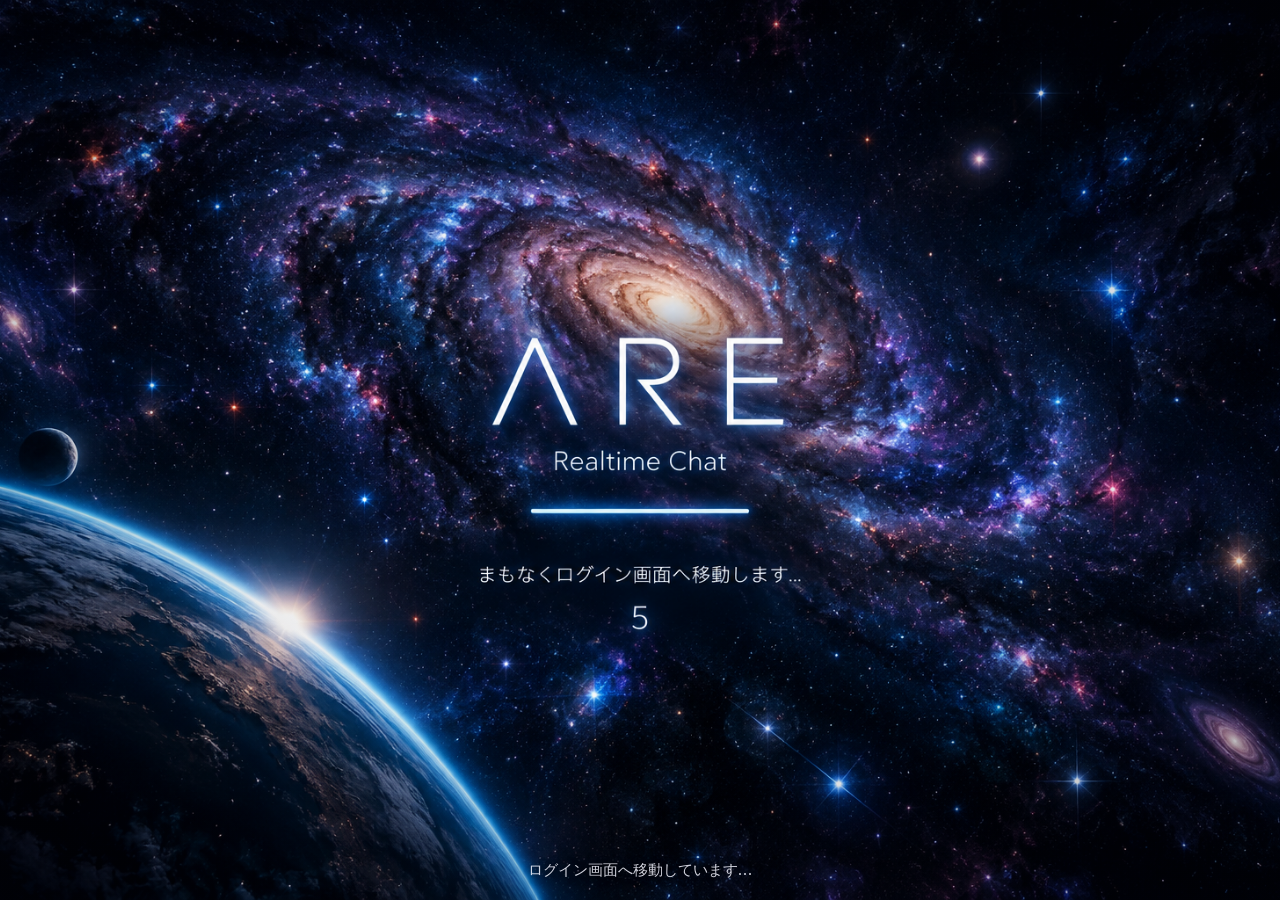
<file: index.html>
<!DOCTYPE html>
<html lang="ja">
<head>
    <meta charset="UTF-8">
<link rel="icon" href="data:,">
<meta http-equiv="Content-Security-Policy" content="default-src 'none'; script-src 'self' https://cdn.jsdelivr.net; style-src 'self' 'unsafe-inline'; img-src 'self' data: blob: https://*.supabase.co; media-src 'self' blob: https://*.supabase.co; connect-src 'self' https://*.supabase.co wss://*.supabase.co https://api.open-meteo.com https://geocoding-api.open-meteo.com; font-src 'self' data:; form-action 'self'; base-uri 'none'; object-src 'none'; frame-src 'none'; manifest-src 'self'">
<meta name="referrer" content="no-referrer">
    <meta name="viewport" content="width=device-width, initial-scale=1.0">
    <meta name="theme-color" content="#050817">
    <title>ARE | Welcome</title>
    <link rel="stylesheet" href="index.css">
    <script src="index.js" defer></script>
</head>
<body>
    <main class="splash" aria-label="ARE 起動画面">
        <img class="space-background" src="space-background.png" alt="">
        <div class="splash-overlay" aria-hidden="true"></div>
        <p class="redirect-message">ログイン画面へ移動しています…</p>
    </main>
<script src="./protect.js"></script>
</body>
</html>
</file>
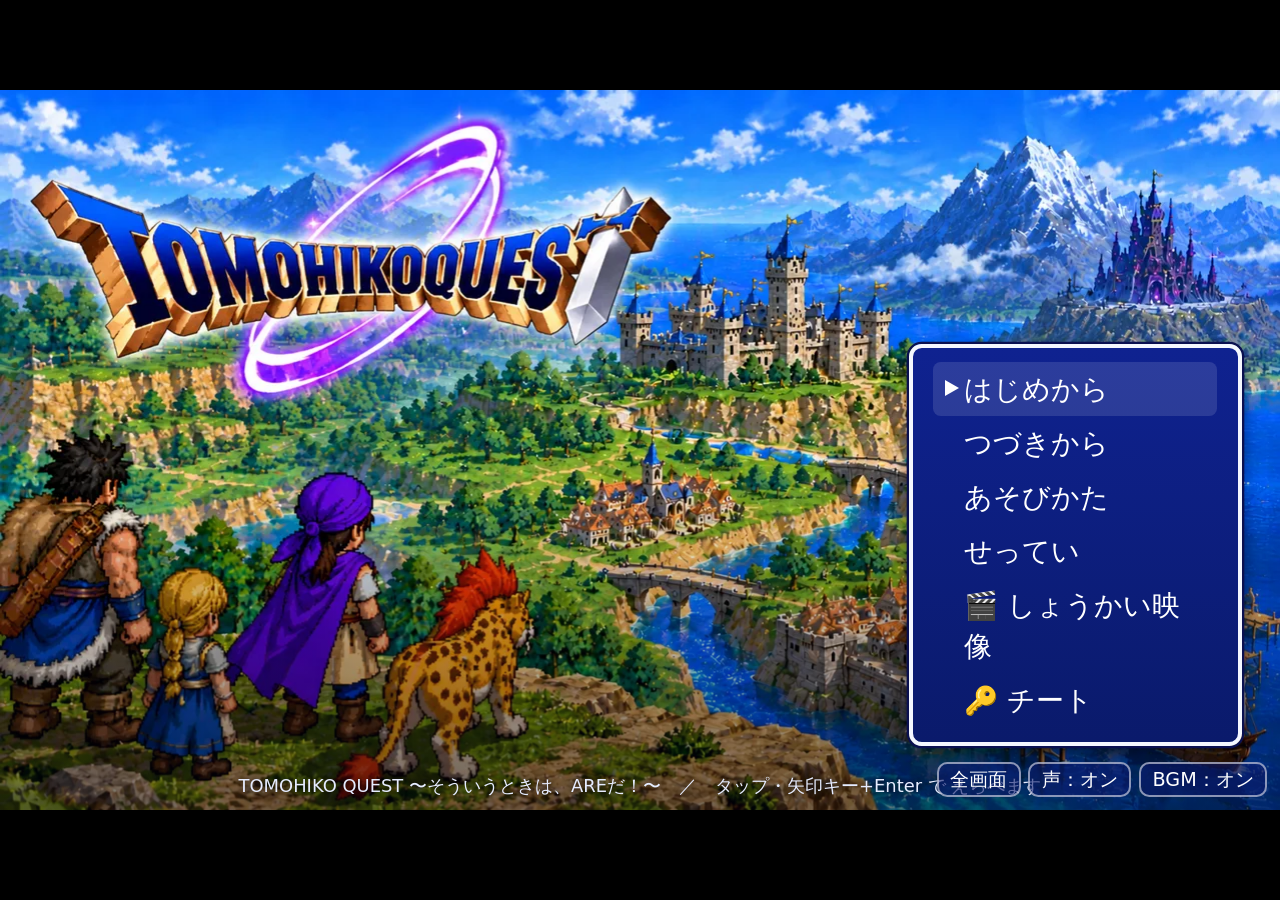
<file: game/index.html>
<!doctype html>
<html lang="ja">
<head>
<meta charset="utf-8">
<meta name="viewport" content="width=device-width,initial-scale=1,viewport-fit=cover,user-scalable=no">
<meta http-equiv="Content-Security-Policy" content="default-src 'none'; script-src 'self'; style-src 'self' 'unsafe-inline'; img-src 'self' data: blob:; media-src 'self' https:; frame-src https://drive.google.com https://www.youtube.com https://www.youtube-nocookie.com; connect-src 'self'; font-src 'self' data:; base-uri 'none'; form-action 'none'; object-src 'none'">
<meta name="robots" content="noindex">
<meta name="theme-color" content="#0b1020">
<title>TOMOHIKO QUEST 〜そういうときは、AREだ！〜</title>
<link rel="stylesheet" href="./game.css">
</head>
<body>
<div id="stage">
  <div id="bg"></div>
  <canvas id="cv" width="1280" height="720" aria-label="ゲーム画面"></canvas>
  <div id="ui"></div>
  <div id="pad">
    <div id="dp"><button class="u" data-k="up" aria-label="上">▲</button><button class="d" data-k="down" aria-label="下">▼</button><button class="l" data-k="left" aria-label="左">◀</button><button class="r" data-k="right" aria-label="右">▶</button></div>
    <div id="ab"><button class="b" data-k="menu" aria-label="メニュー">メニュー</button><button class="a" data-k="ok" aria-label="話す・調べる・決定">A</button></div>
  </div>
  <div id="top"><button type="button" id="btnFs">全画面</button><button type="button" id="btnVoice">声：オン</button><button type="button" id="btnBgm">BGM：オン</button></div>
  <div id="toast" class="win"></div>
  <div id="flash"></div>
</div>
<div id="rot"><div>📱 よこむきに すると<br>もっと 大きく 遊べるよ！</div><button type="button" id="rotOk">このまま あそぶ</button></div>
<script src="../protect.js"></script>
<script src="./protect-game.js"></script>
<script src="./hash.js"></script>
<script src="./cheat-table.js"></script>
<script src="./data.js"></script>
<script src="./data2.js"></script>
<script src="./maps.js"></script>
<script src="./story.js"></script>
<script src="./maps2.js"></script>
<script src="./story2.js"></script>
<script src="./world2.js"></script>
<script src="./data3.js"></script>
<script src="./core.js"></script>
<script src="./ui.js"></script>
<script src="./field.js"></script>
<script src="./battle.js"></script>
<script src="./bgm.js"></script>
<script src="./boot.js"></script>
</body>
</html>
</file>
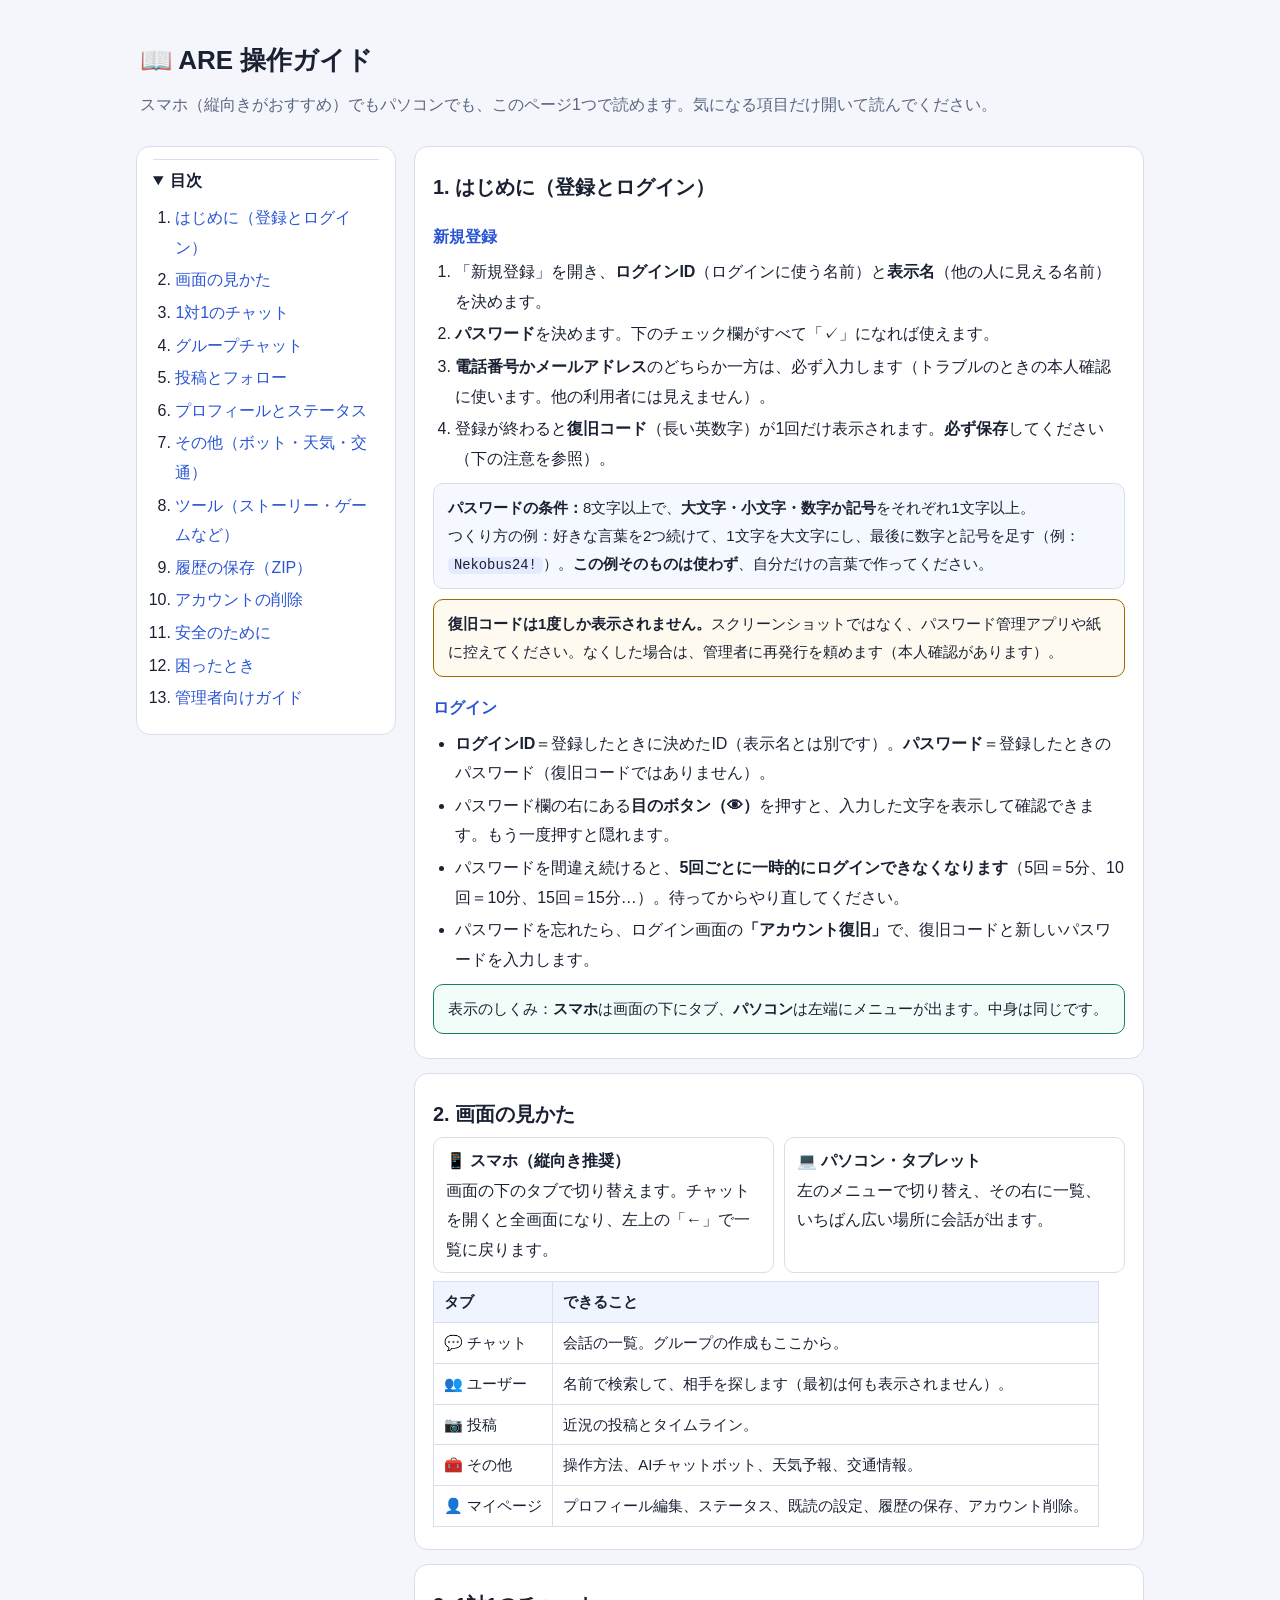
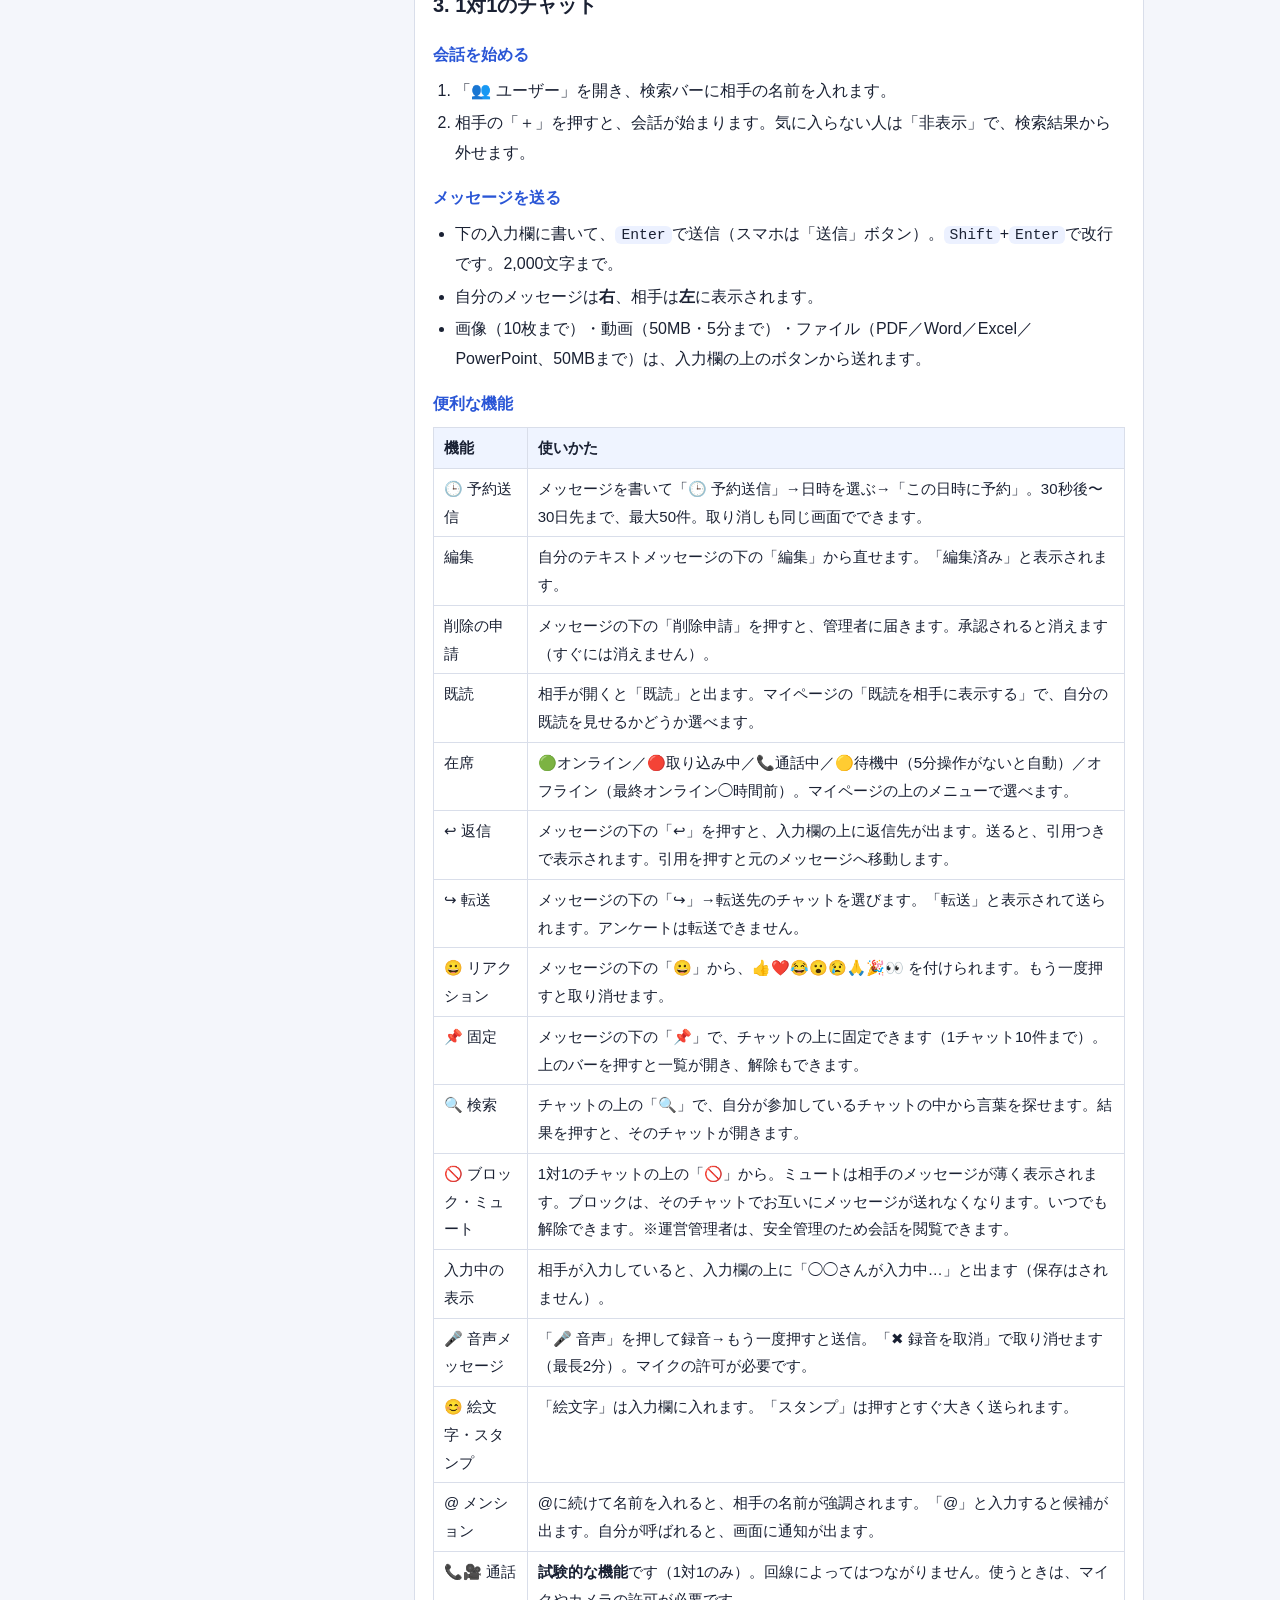
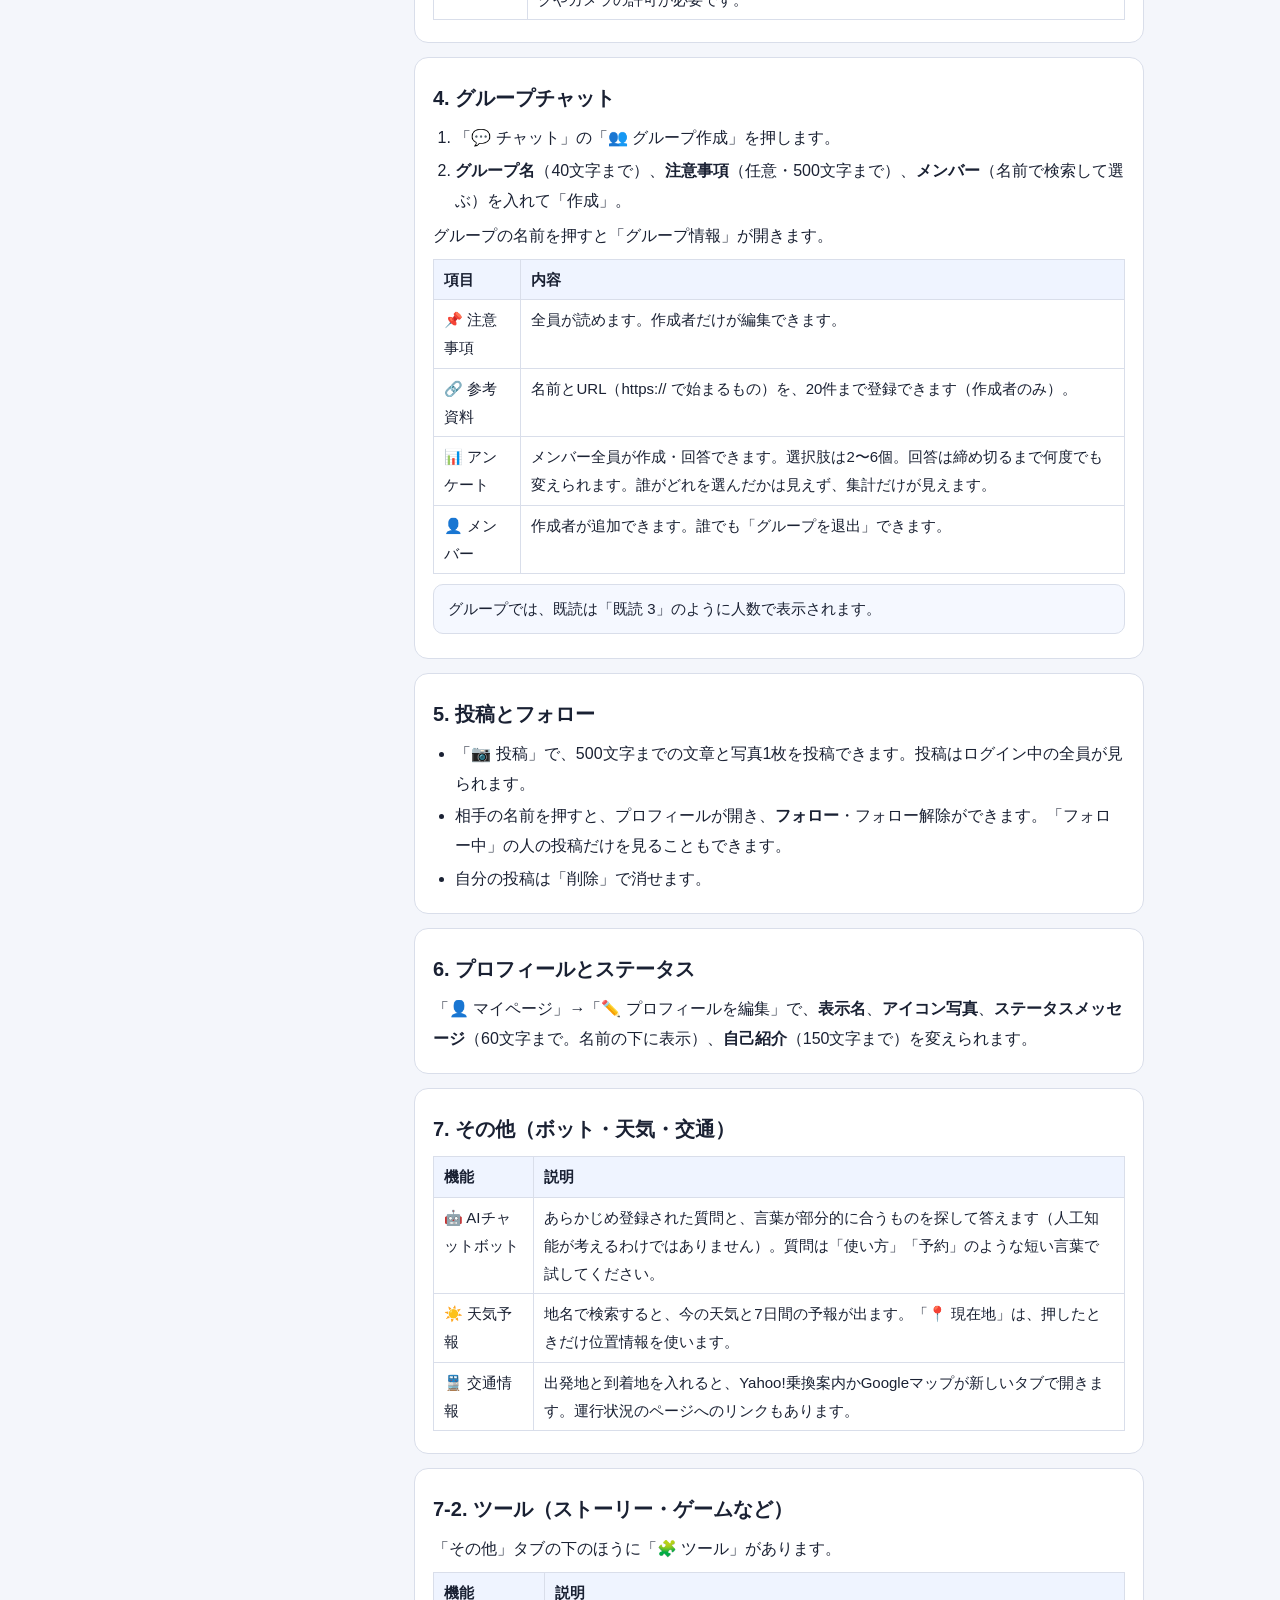
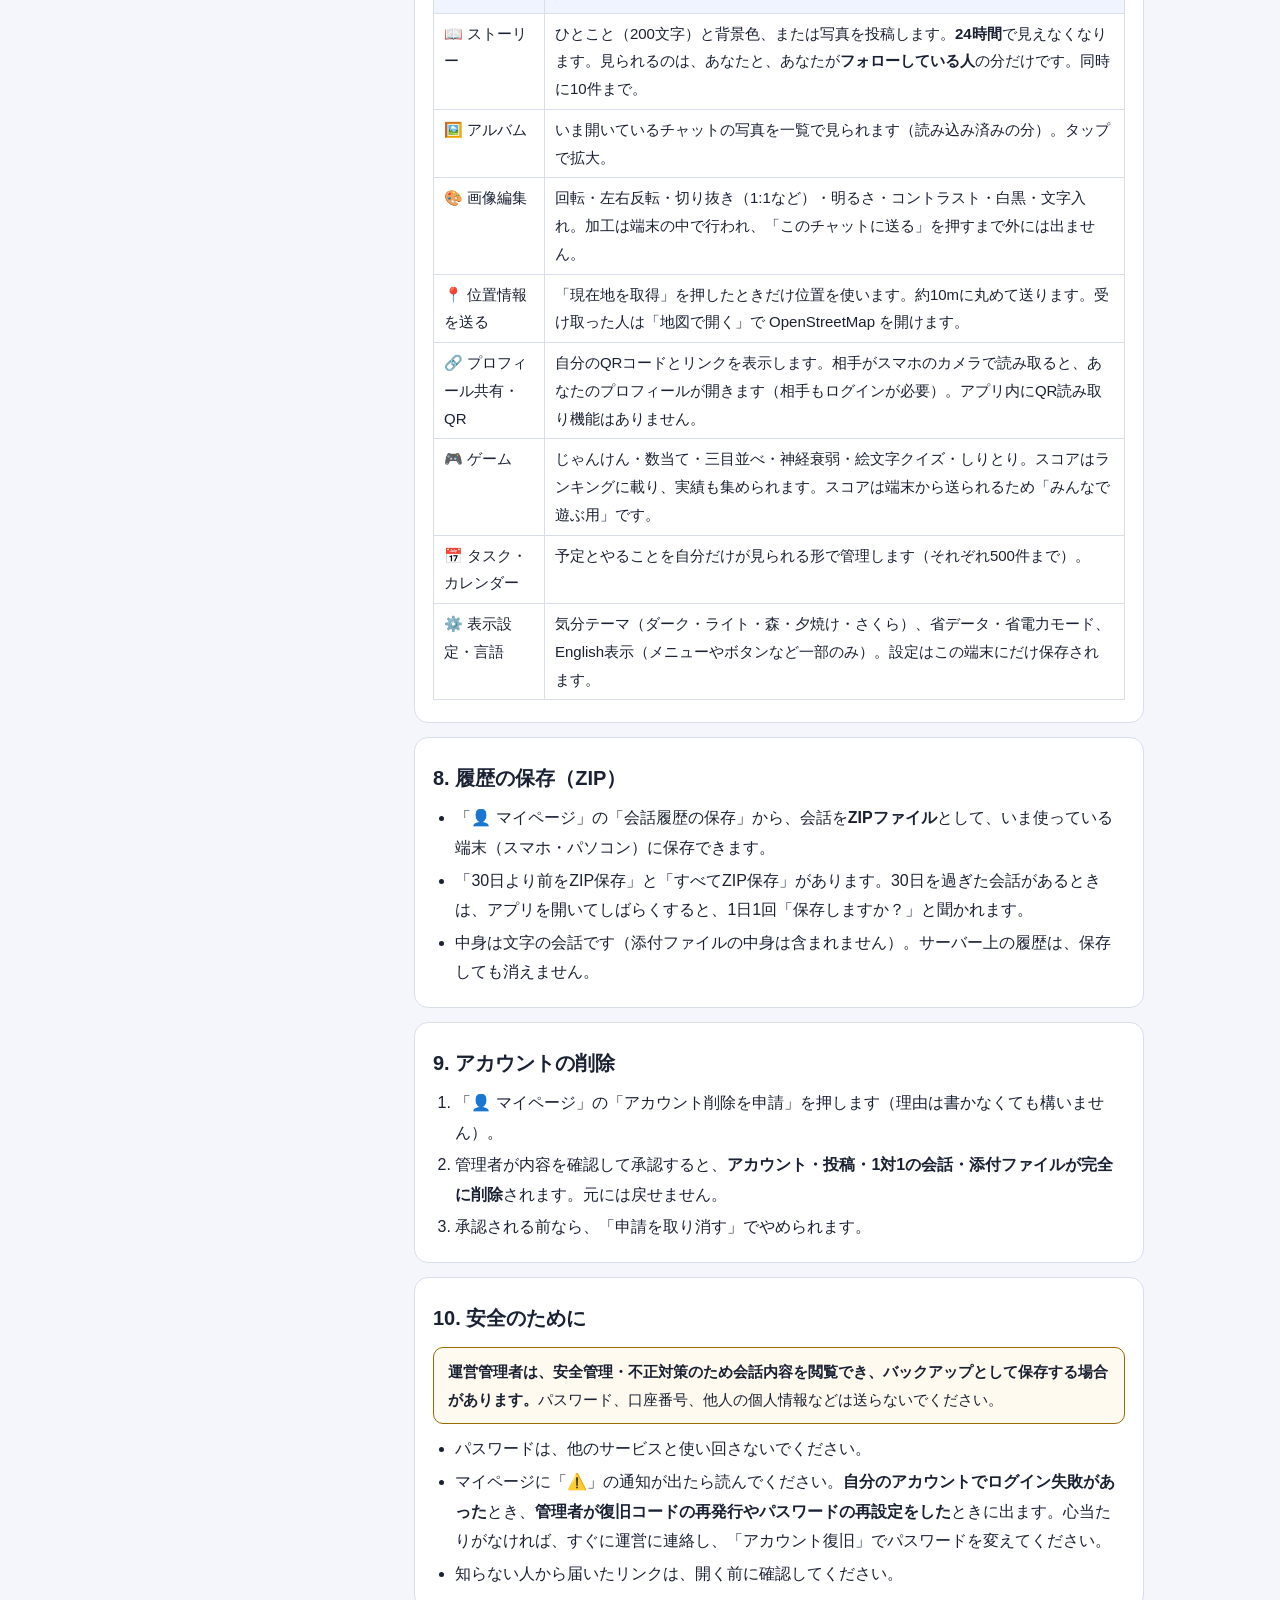
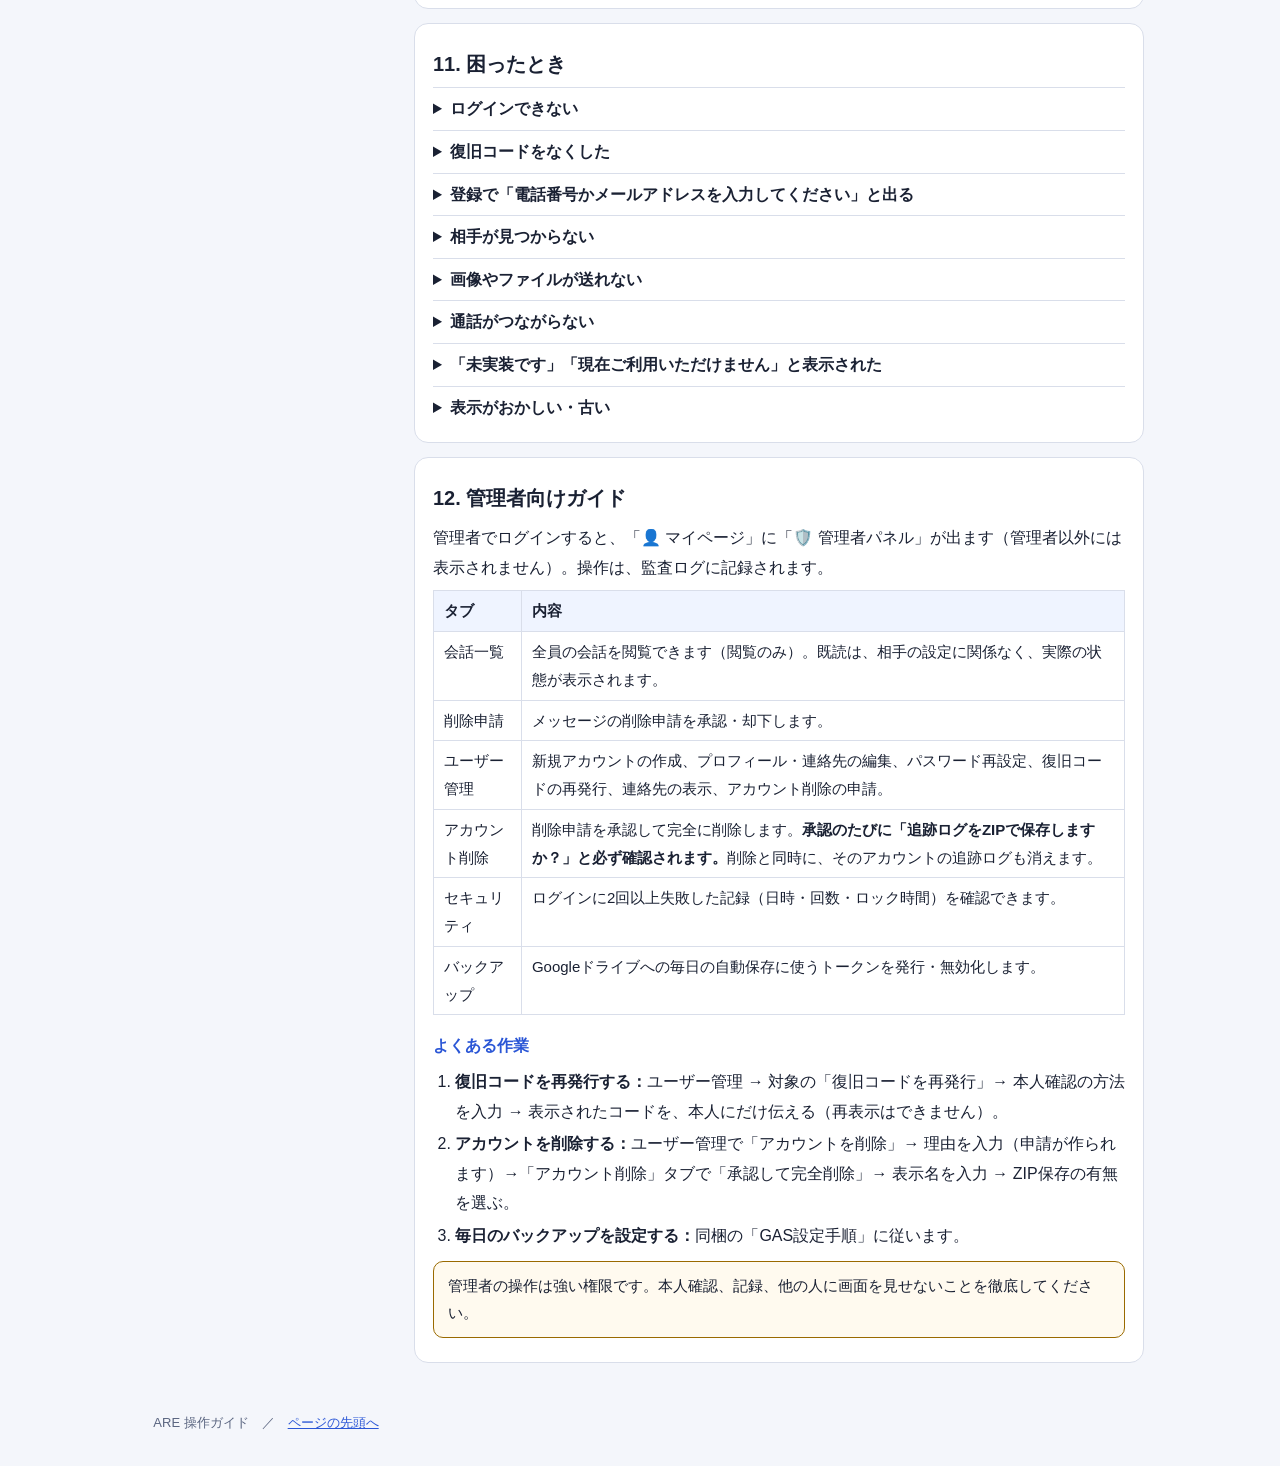
<file: help.html>
<!DOCTYPE html>
<html lang="ja">
<head>
<meta charset="UTF-8">
<link rel="icon" href="data:,">
<meta http-equiv="Content-Security-Policy" content="default-src 'none'; script-src 'self'; style-src 'self' 'unsafe-inline'; img-src 'self' data:; base-uri 'none'; form-action 'none'; object-src 'none'; frame-src 'none'">
<meta name="referrer" content="no-referrer">
<meta name="viewport" content="width=device-width, initial-scale=1, viewport-fit=cover">
<title>ARE 操作ガイド</title>
<link rel="stylesheet" href="./help.css">
</head>
<body>
<div class="wrap">
<header class="top"><h1>📖 ARE 操作ガイド</h1><p>スマホ（縦向きがおすすめ）でもパソコンでも、このページ1つで読めます。気になる項目だけ開いて読んでください。</p></header>

<nav class="toc"><details open><summary>目次</summary><ol>
<li><a href="#s1">はじめに（登録とログイン）</a></li><li><a href="#s2">画面の見かた</a></li><li><a href="#s3">1対1のチャット</a></li>
<li><a href="#s4">グループチャット</a></li><li><a href="#s5">投稿とフォロー</a></li><li><a href="#s6">プロフィールとステータス</a></li>
<li><a href="#s7">その他（ボット・天気・交通）</a></li><li><a href="#s7b">ツール（ストーリー・ゲームなど）</a></li><li><a href="#s8">履歴の保存（ZIP）</a></li><li><a href="#s9">アカウントの削除</a></li>
<li><a href="#s10">安全のために</a></li><li><a href="#s11">困ったとき</a></li><li><a href="#s12">管理者向けガイド</a></li></ol></details></nav>

<main>
<section id="s1"><h2>1. はじめに（登録とログイン）</h2>
<h3>新規登録</h3><ol>
<li>「新規登録」を開き、<b>ログインID</b>（ログインに使う名前）と<b>表示名</b>（他の人に見える名前）を決めます。</li>
<li><b>パスワード</b>を決めます。下のチェック欄がすべて「✓」になれば使えます。</li>
<li><b>電話番号かメールアドレス</b>のどちらか一方は、必ず入力します（トラブルのときの本人確認に使います。他の利用者には見えません）。</li>
<li>登録が終わると<b>復旧コード</b>（長い英数字）が1回だけ表示されます。<b>必ず保存</b>してください（下の注意を参照）。</li></ol>
<div class="note"><b>パスワードの条件：</b>8文字以上で、<b>大文字・小文字・数字か記号</b>をそれぞれ1文字以上。<br>つくり方の例：好きな言葉を2つ続けて、1文字を大文字にし、最後に数字と記号を足す（例：<code>Nekobus24!</code>）。<b>この例そのものは使わず</b>、自分だけの言葉で作ってください。</div>
<div class="warn"><b>復旧コードは1度しか表示されません。</b>スクリーンショットではなく、パスワード管理アプリや紙に控えてください。なくした場合は、管理者に再発行を頼めます（本人確認があります）。</div>
<h3>ログイン</h3><ul>
<li><b>ログインID</b>＝登録したときに決めたID（表示名とは別です）。<b>パスワード</b>＝登録したときのパスワード（復旧コードではありません）。</li>
<li>パスワード欄の右にある<b>目のボタン（👁）</b>を押すと、入力した文字を表示して確認できます。もう一度押すと隠れます。</li>
<li>パスワードを間違え続けると、<b>5回ごとに一時的にログインできなくなります</b>（5回＝5分、10回＝10分、15回＝15分…）。待ってからやり直してください。</li>
<li>パスワードを忘れたら、ログイン画面の<b>「アカウント復旧」</b>で、復旧コードと新しいパスワードを入力します。</li></ul>
<div class="tip">表示のしくみ：<b>スマホ</b>は画面の下にタブ、<b>パソコン</b>は左端にメニューが出ます。中身は同じです。</div></section>

<section id="s2"><h2>2. 画面の見かた</h2>
<div class="dev"><div><b>📱 スマホ（縦向き推奨）</b><br>画面の下のタブで切り替えます。チャットを開くと全画面になり、左上の「←」で一覧に戻ります。</div><div><b>💻 パソコン・タブレット</b><br>左のメニューで切り替え、その右に一覧、いちばん広い場所に会話が出ます。</div></div>
<table><tr><th>タブ</th><th>できること</th></tr>
<tr><td>💬 チャット</td><td>会話の一覧。グループの作成もここから。</td></tr>
<tr><td>👥 ユーザー</td><td>名前で検索して、相手を探します（最初は何も表示されません）。</td></tr>
<tr><td>📷 投稿</td><td>近況の投稿とタイムライン。</td></tr>
<tr><td>🧰 その他</td><td>操作方法、AIチャットボット、天気予報、交通情報。</td></tr>
<tr><td>👤 マイページ</td><td>プロフィール編集、ステータス、既読の設定、履歴の保存、アカウント削除。</td></tr></table></section>

<section id="s3"><h2>3. 1対1のチャット</h2>
<h3>会話を始める</h3><ol><li>「👥 ユーザー」を開き、検索バーに相手の名前を入れます。</li><li>相手の「＋」を押すと、会話が始まります。気に入らない人は「非表示」で、検索結果から外せます。</li></ol>
<h3>メッセージを送る</h3><ul>
<li>下の入力欄に書いて、<kbd>Enter</kbd>で送信（スマホは「送信」ボタン）。<kbd>Shift</kbd>+<kbd>Enter</kbd>で改行です。2,000文字まで。</li>
<li>自分のメッセージは<b>右</b>、相手は<b>左</b>に表示されます。</li>
<li>画像（10枚まで）・動画（50MB・5分まで）・ファイル（PDF／Word／Excel／PowerPoint、50MBまで）は、入力欄の上のボタンから送れます。</li></ul>
<h3>便利な機能</h3>
<table><tr><th>機能</th><th>使いかた</th></tr>
<tr><td>🕒 予約送信</td><td>メッセージを書いて「🕒 予約送信」→日時を選ぶ→「この日時に予約」。30秒後〜30日先まで、最大50件。取り消しも同じ画面でできます。</td></tr>
<tr><td>編集</td><td>自分のテキストメッセージの下の「編集」から直せます。「編集済み」と表示されます。</td></tr>
<tr><td>削除の申請</td><td>メッセージの下の「削除申請」を押すと、管理者に届きます。承認されると消えます（すぐには消えません）。</td></tr>
<tr><td>既読</td><td>相手が開くと「既読」と出ます。マイページの「既読を相手に表示する」で、自分の既読を見せるかどうか選べます。</td></tr>
<tr><td>在席</td><td>🟢オンライン／🔴取り込み中／📞通話中／🟡待機中（5分操作がないと自動）／オフライン（最終オンライン◯時間前）。マイページの上のメニューで選べます。</td></tr>
<tr><td>↩ 返信</td><td>メッセージの下の「↩」を押すと、入力欄の上に返信先が出ます。送ると、引用つきで表示されます。引用を押すと元のメッセージへ移動します。</td></tr>
<tr><td>↪ 転送</td><td>メッセージの下の「↪」→転送先のチャットを選びます。「転送」と表示されて送られます。アンケートは転送できません。</td></tr>
<tr><td>😀 リアクション</td><td>メッセージの下の「😀」から、👍❤️😂😮😢🙏🎉👀 を付けられます。もう一度押すと取り消せます。</td></tr>
<tr><td>📌 固定</td><td>メッセージの下の「📌」で、チャットの上に固定できます（1チャット10件まで）。上のバーを押すと一覧が開き、解除もできます。</td></tr>
<tr><td>🔍 検索</td><td>チャットの上の「🔍」で、自分が参加しているチャットの中から言葉を探せます。結果を押すと、そのチャットが開きます。</td></tr>
<tr><td>🚫 ブロック・ミュート</td><td>1対1のチャットの上の「🚫」から。ミュートは相手のメッセージが薄く表示されます。ブロックは、そのチャットでお互いにメッセージが送れなくなります。いつでも解除できます。※運営管理者は、安全管理のため会話を閲覧できます。</td></tr>
<tr><td>入力中の表示</td><td>相手が入力していると、入力欄の上に「◯◯さんが入力中…」と出ます（保存はされません）。</td></tr>
<tr><td>🎤 音声メッセージ</td><td>「🎤 音声」を押して録音→もう一度押すと送信。「✖ 録音を取消」で取り消せます（最長2分）。マイクの許可が必要です。</td></tr>
<tr><td>😊 絵文字・スタンプ</td><td>「絵文字」は入力欄に入れます。「スタンプ」は押すとすぐ大きく送られます。</td></tr>
<tr><td>@ メンション</td><td>@に続けて名前を入れると、相手の名前が強調されます。「@」と入力すると候補が出ます。自分が呼ばれると、画面に通知が出ます。</td></tr>
<tr><td>📞🎥 通話</td><td><b>試験的な機能</b>です（1対1のみ）。回線によってはつながりません。使うときは、マイクやカメラの許可が必要です。</td></tr></table></section>

<section id="s4"><h2>4. グループチャット</h2>
<ol><li>「💬 チャット」の「👥 グループ作成」を押します。</li><li><b>グループ名</b>（40文字まで）、<b>注意事項</b>（任意・500文字まで）、<b>メンバー</b>（名前で検索して選ぶ）を入れて「作成」。</li></ol>
<p>グループの名前を押すと「グループ情報」が開きます。</p>
<table><tr><th>項目</th><th>内容</th></tr>
<tr><td>📌 注意事項</td><td>全員が読めます。作成者だけが編集できます。</td></tr>
<tr><td>🔗 参考資料</td><td>名前とURL（https:// で始まるもの）を、20件まで登録できます（作成者のみ）。</td></tr>
<tr><td>📊 アンケート</td><td>メンバー全員が作成・回答できます。選択肢は2〜6個。回答は締め切るまで何度でも変えられます。誰がどれを選んだかは見えず、集計だけが見えます。</td></tr>
<tr><td>👤 メンバー</td><td>作成者が追加できます。誰でも「グループを退出」できます。</td></tr></table>
<div class="note">グループでは、既読は「既読 3」のように人数で表示されます。</div></section>

<section id="s5"><h2>5. 投稿とフォロー</h2>
<ul><li>「📷 投稿」で、500文字までの文章と写真1枚を投稿できます。投稿はログイン中の全員が見られます。</li>
<li>相手の名前を押すと、プロフィールが開き、<b>フォロー</b>・フォロー解除ができます。「フォロー中」の人の投稿だけを見ることもできます。</li>
<li>自分の投稿は「削除」で消せます。</li></ul></section>

<section id="s6"><h2>6. プロフィールとステータス</h2>
<p>「👤 マイページ」→「✏️ プロフィールを編集」で、<b>表示名</b>、<b>アイコン写真</b>、<b>ステータスメッセージ</b>（60文字まで。名前の下に表示）、<b>自己紹介</b>（150文字まで）を変えられます。</p></section>

<section id="s7"><h2>7. その他（ボット・天気・交通）</h2>
<table><tr><th>機能</th><th>説明</th></tr>
<tr><td>🤖 AIチャットボット</td><td>あらかじめ登録された質問と、言葉が部分的に合うものを探して答えます（人工知能が考えるわけではありません）。質問は「使い方」「予約」のような短い言葉で試してください。</td></tr>
<tr><td>☀️ 天気予報</td><td>地名で検索すると、今の天気と7日間の予報が出ます。「📍 現在地」は、押したときだけ位置情報を使います。</td></tr>
<tr><td>🚆 交通情報</td><td>出発地と到着地を入れると、Yahoo!乗換案内かGoogleマップが新しいタブで開きます。運行状況のページへのリンクもあります。</td></tr></table></section>

<section id="s7b"><h2>7-2. ツール（ストーリー・ゲームなど）</h2>
<p>「その他」タブの下のほうに「🧩 ツール」があります。</p>
<table><tr><th>機能</th><th>説明</th></tr>
<tr><td>📖 ストーリー</td><td>ひとこと（200文字）と背景色、または写真を投稿します。<b>24時間</b>で見えなくなります。見られるのは、あなたと、あなたが<b>フォローしている人</b>の分だけです。同時に10件まで。</td></tr>
<tr><td>🖼️ アルバム</td><td>いま開いているチャットの写真を一覧で見られます（読み込み済みの分）。タップで拡大。</td></tr>
<tr><td>🎨 画像編集</td><td>回転・左右反転・切り抜き（1:1など）・明るさ・コントラスト・白黒・文字入れ。加工は端末の中で行われ、「このチャットに送る」を押すまで外には出ません。</td></tr>
<tr><td>📍 位置情報を送る</td><td>「現在地を取得」を押したときだけ位置を使います。約10mに丸めて送ります。受け取った人は「地図で開く」で OpenStreetMap を開けます。</td></tr>
<tr><td>🔗 プロフィール共有・QR</td><td>自分のQRコードとリンクを表示します。相手がスマホのカメラで読み取ると、あなたのプロフィールが開きます（相手もログインが必要）。アプリ内にQR読み取り機能はありません。</td></tr>
<tr><td>🎮 ゲーム</td><td>じゃんけん・数当て・三目並べ・神経衰弱・絵文字クイズ・しりとり。スコアはランキングに載り、実績も集められます。スコアは端末から送られるため「みんなで遊ぶ用」です。</td></tr>
<tr><td>📅 タスク・カレンダー</td><td>予定とやることを自分だけが見られる形で管理します（それぞれ500件まで）。</td></tr>
<tr><td>⚙️ 表示設定・言語</td><td>気分テーマ（ダーク・ライト・森・夕焼け・さくら）、省データ・省電力モード、English表示（メニューやボタンなど一部のみ）。設定はこの端末にだけ保存されます。</td></tr>
</table>
</section>

<section id="s8"><h2>8. 履歴の保存（ZIP）</h2>
<ul><li>「👤 マイページ」の「会話履歴の保存」から、会話を<b>ZIPファイル</b>として、いま使っている端末（スマホ・パソコン）に保存できます。</li>
<li>「30日より前をZIP保存」と「すべてZIP保存」があります。30日を過ぎた会話があるときは、アプリを開いてしばらくすると、1日1回「保存しますか？」と聞かれます。</li>
<li>中身は文字の会話です（添付ファイルの中身は含まれません）。サーバー上の履歴は、保存しても消えません。</li></ul></section>

<section id="s9"><h2>9. アカウントの削除</h2>
<ol><li>「👤 マイページ」の「アカウント削除を申請」を押します（理由は書かなくても構いません）。</li><li>管理者が内容を確認して承認すると、<b>アカウント・投稿・1対1の会話・添付ファイルが完全に削除</b>されます。元には戻せません。</li><li>承認される前なら、「申請を取り消す」でやめられます。</li></ol></section>

<section id="s10"><h2>10. 安全のために</h2>
<div class="warn"><b>運営管理者は、安全管理・不正対策のため会話内容を閲覧でき、バックアップとして保存する場合があります。</b>パスワード、口座番号、他人の個人情報などは送らないでください。</div>
<ul><li>パスワードは、他のサービスと使い回さないでください。</li>
<li>マイページに「⚠️」の通知が出たら読んでください。<b>自分のアカウントでログイン失敗があった</b>とき、<b>管理者が復旧コードの再発行やパスワードの再設定をした</b>ときに出ます。心当たりがなければ、すぐに運営に連絡し、「アカウント復旧」でパスワードを変えてください。</li>
<li>知らない人から届いたリンクは、開く前に確認してください。</li></ul></section>

<section id="s11"><h2>11. 困ったとき</h2>
<details><summary>ログインできない</summary><p>ログインIDとパスワードを確認してください（目のボタンで表示できます）。「◯分後に再度お試しください」と出たら、その時間を待ちます。パスワードを忘れたら「アカウント復旧」へ。</p></details>
<details><summary>復旧コードをなくした</summary><p>管理者に連絡してください。本人確認のあと、新しい復旧コードが発行されます（古いコードは使えなくなります）。</p></details>
<details><summary>登録で「電話番号かメールアドレスを入力してください」と出る</summary><p>どちらか一方は必ず入力する決まりです。形式（電話は数字9〜15桁、メールは name@example.com の形）も確認してください。</p></details>
<details><summary>相手が見つからない</summary><p>「ユーザー」タブの検索バーに、名前の一部を入力してください。最初は何も表示されません。「非表示」にした人は、「非表示の人を表示」で戻せます。</p></details>
<details><summary>画像やファイルが送れない</summary><p>ファイルは50MBまで、対応形式はPDF・Word・Excel・PowerPointです。画像は10枚まで、動画は50MB・5分までです。</p></details>
<details><summary>通話がつながらない</summary><p>通話は試験的な機能で、回線の種類によってはつながりません。文字のチャットをご利用ください。</p></details>
<details><summary>「未実装です」「現在ご利用いただけません」と表示された</summary><p>その機能が、まだ用意されていないか、サーバー側でエラーが起きています。ほかの機能は使えます。ページを再読み込みしても直らない場合は、運営に連絡してください。</p></details>
<details><summary>表示がおかしい・古い</summary><p>ページを再読み込みしてください。それでも直らなければ、運営に連絡してください。</p></details></section>

<section id="s12"><h2>12. 管理者向けガイド</h2>
<p>管理者でログインすると、「👤 マイページ」に「🛡️ 管理者パネル」が出ます（管理者以外には表示されません）。操作は、監査ログに記録されます。</p>
<table><tr><th>タブ</th><th>内容</th></tr>
<tr><td>会話一覧</td><td>全員の会話を閲覧できます（閲覧のみ）。既読は、相手の設定に関係なく、実際の状態が表示されます。</td></tr>
<tr><td>削除申請</td><td>メッセージの削除申請を承認・却下します。</td></tr>
<tr><td>ユーザー管理</td><td>新規アカウントの作成、プロフィール・連絡先の編集、パスワード再設定、復旧コードの再発行、連絡先の表示、アカウント削除の申請。</td></tr>
<tr><td>アカウント削除</td><td>削除申請を承認して完全に削除します。<b>承認のたびに「追跡ログをZIPで保存しますか？」と必ず確認されます。</b>削除と同時に、そのアカウントの追跡ログも消えます。</td></tr>
<tr><td>セキュリティ</td><td>ログインに2回以上失敗した記録（日時・回数・ロック時間）を確認できます。</td></tr>
<tr><td>バックアップ</td><td>Googleドライブへの毎日の自動保存に使うトークンを発行・無効化します。</td></tr></table>
<h3>よくある作業</h3>
<ol><li><b>復旧コードを再発行する：</b>ユーザー管理 → 対象の「復旧コードを再発行」→ 本人確認の方法を入力 → 表示されたコードを、本人にだけ伝える（再表示はできません）。</li>
<li><b>アカウントを削除する：</b>ユーザー管理で「アカウントを削除」→ 理由を入力（申請が作られます）→「アカウント削除」タブで「承認して完全削除」→ 表示名を入力 → ZIP保存の有無を選ぶ。</li>
<li><b>毎日のバックアップを設定する：</b>同梱の「GAS設定手順」に従います。</li></ol>
<div class="warn">管理者の操作は強い権限です。本人確認、記録、他の人に画面を見せないことを徹底してください。</div></section>
</main>
<footer>ARE 操作ガイド　／　<a class="top-link" href="#">ページの先頭へ</a></footer>
</div>
<script src="./protect.js"></script>
</body></html>
</file>
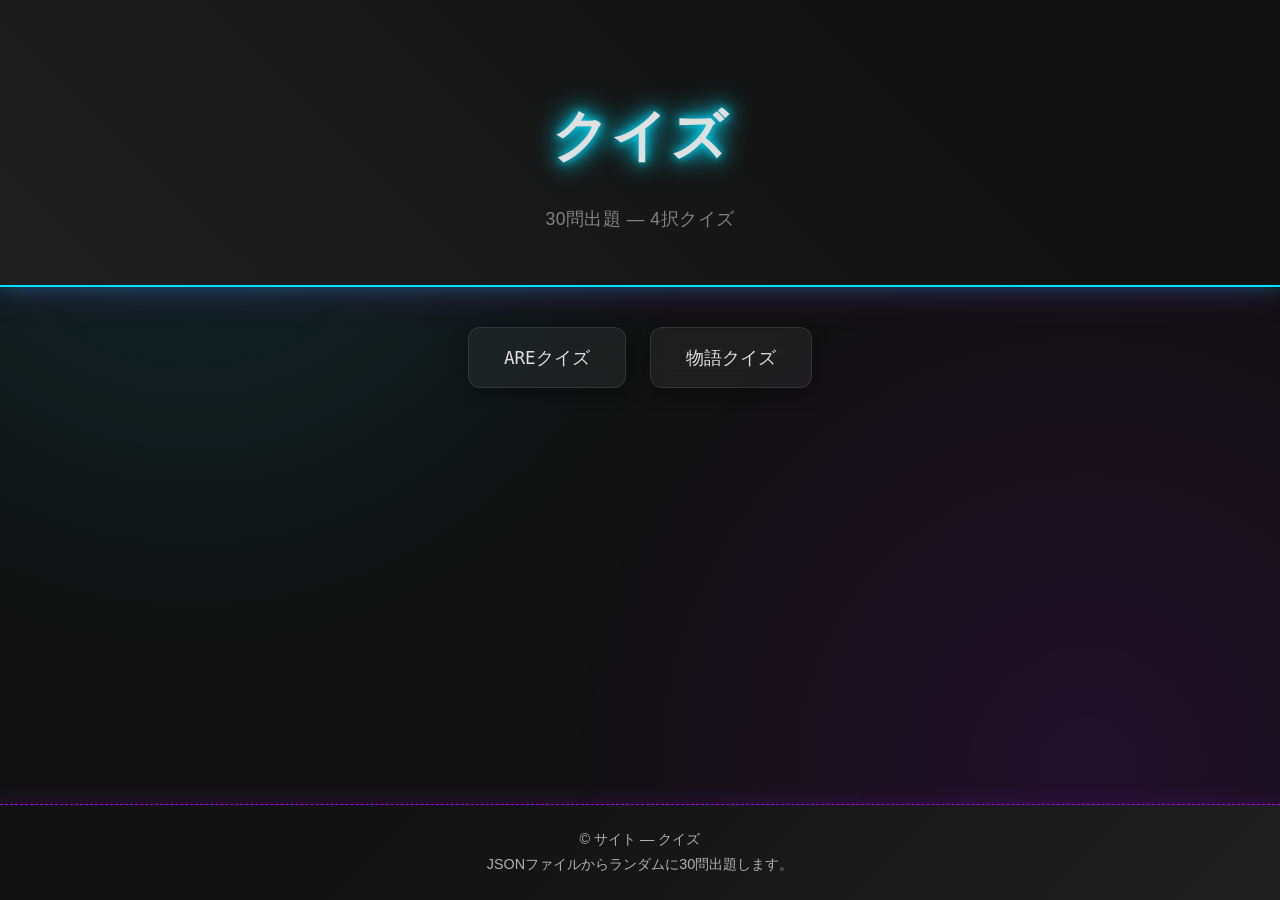
<file: Quiz.html>
<!--ARE.jsonとstory.json（このファイルと同じフォルダ）の中から30問出題-->
<!--ARE.jsonは、AREクイズという名前　story.jsonは、物語クイズという名前-->
<!--どちらも4択クイズとする-->
<!DOCTYPE html>
<html lang="ja">
<head>
    <meta charset="utf-8">
    <meta name="viewport" content="width=device-width,initial-scale=1">
    <title>クイズ — 4択クイズ</title>
    <style>
/* --- Provided futuristic CSS (trimmed/embedded) --- */
:root {
    --bg-dark: #121212;
    --bg-medium: #1f1f1f;
    --bg-light: #2a2a2a;
    --text-primary: #e0e0e0;
    --text-secondary: #b0b0b0;
    --neon-blue: #00e0ff;
    --neon-purple: #ae00ff;
    --glass-border: rgba(255, 255, 255, 0.1);
    --glass-bg: rgba(255, 255, 255, 0.05);
    --glass-blur: 10px;
    --transition-speed: 0.3s;
}
body{font-family:'Noto Sans JP',sans-serif;line-height:1.8;margin:0;padding:0;background-color:var(--bg-dark);color:var(--text-primary);display:flex;flex-direction:column;min-height:100vh;overflow-x:hidden;position:relative}
.background-effect{position:fixed;top:0;left:0;width:100%;height:100%;background:radial-gradient(circle at 15% 15%, rgba(0,224,255,0.15) 0%, transparent 40%),radial-gradient(circle at 85% 85%, rgba(174,0,255,0.15) 0%, transparent 40%);opacity:0.7;z-index:-1;animation:pulseBackground 20s infinite alternate ease-in-out}
@keyframes pulseBackground{0%{transform:scale(1);opacity:0.7}50%{transform:scale(1.05);opacity:0.8}100%{transform:scale(1);opacity:0.7}}
.futuristic-header{background:linear-gradient(45deg,var(--bg-medium),var(--bg-dark) 70%);color:var(--text-primary);padding:3em 1em 2em;text-align:center;box-shadow:0 0 20px rgba(0,224,255,0.3),0 0 40px rgba(174,0,255,0.2);border-bottom:2px solid var(--neon-blue);position:relative;z-index:10}
.header-content{max-width:900px;margin:0 auto;position:relative}
.futuristic-header h1{font-family:'Roboto Mono',monospace;font-size:3.5em;margin-bottom:0.2em;text-transform:uppercase;letter-spacing:2px;text-shadow:0 0 10px var(--neon-blue),0 0 20px var(--neon-blue),0 0 30px var(--neon-blue);animation:neonGlow 2s infinite alternate}
.futuristic-header .tagline{font-size:1.1em;opacity:0.7;color:var(--text-secondary);letter-spacing:0.5px}
@keyframes neonGlow{from{text-shadow:0 0 5px var(--neon-blue),0 0 10px var(--neon-blue)}to{text-shadow:0 0 10px var(--neon-blue),0 0 20px var(--neon-blue),0 0 30px var(--neon-blue)}}
.main-content{max-width:900px;margin:2.5em auto;padding:0 1.5em;flex-grow:1;position:relative;z-index:5}
.quiz-selection{display:flex;gap:1.5em;justify-content:center;margin-bottom:2em}
.quiz-btn{background-color:var(--glass-bg);backdrop-filter:blur(var(--glass-blur));border:1px solid var(--glass-border);padding:1em 2em;border-radius:12px;color:var(--text-primary);font-family:'Roboto Mono',monospace;font-size:1.1em;cursor:pointer;transition:transform var(--transition-speed) ease,box-shadow var(--transition-speed) ease;box-shadow:0 6px 18px rgba(0,0,0,0.4)}
.quiz-btn:hover{transform:translateY(-6px);box-shadow:0 16px 40px rgba(0,0,0,0.6),0 0 18px rgba(174,0,255,0.18);border-color:rgba(0,224,255,0.25)}
.quiz-question{background-color:var(--bg-medium);border-radius:10px;padding:2em;margin-bottom:1.8em;border-left:4px solid var(--neon-purple);transition:transform 0.3s ease-in-out, box-shadow 0.3s ease-in-out, border-color 0.3s ease-in-out;position:relative;overflow:hidden}
.quiz-question:hover{transform:translateY(-5px) scale(1.01);box-shadow:0 8px 25px rgba(0,0,0,0.5),0 0 20px rgba(174,0,255,0.4);border-left-color:var(--neon-blue)}
.quiz-question .question{font-family:'Roboto Mono',monospace;font-size:1.5em;color:var(--neon-blue);margin-bottom:0.6em;border-bottom:1px dashed var(--text-secondary);padding-bottom:0.4em;letter-spacing:1px;text-shadow:0 0 8px rgba(0,224,255,0.4);position:relative;z-index:1}
.quiz-options{display:flex;flex-direction:column;gap:0.5em}
.quiz-option{background-color:var(--bg-light);border:1px solid rgba(0,224,255,0.3);padding:0.8em;border-radius:8px;color:var(--text-primary);cursor:pointer;transition:all var(--transition-speed) ease}
.quiz-option:hover{background-color:var(--bg-medium);box-shadow:0 0 10px rgba(0,224,255,0.4)}
.quiz-option.correct{background-color:#4caf50 !important;color:white}
.quiz-option.incorrect{background-color:#f44336 !important;color:white}
.quiz-explanation{margin-top:1em;padding:1em;background-color:var(--bg-light);border-radius:8px;border:1px solid var(--glass-border);color:var(--text-secondary)}
.quiz-progress{text-align:center;margin-bottom:1em;color:var(--text-secondary)}
.quiz-next{background-color:var(--neon-purple);border:none;padding:1em 2em;border-radius:8px;color:var(--text-primary);font-family:'Roboto Mono',monospace;font-size:1em;cursor:pointer;margin-top:1em;transition:background-color var(--transition-speed) ease}
.quiz-next:hover{background-color:#8a00cc}
.quiz-result{text-align:center;margin-top:2em}
.quiz-result h2{color:var(--neon-blue)}
.quiz-result p{font-size:1.2em}
.futuristic-footer{margin-top:4em;background:linear-gradient(-45deg,var(--bg-medium),var(--bg-dark) 70%);color:var(--text-secondary);text-align:center;padding:1.5em 1em;font-size:0.9em;border-top:1px dashed var(--neon-purple);box-shadow:0 0 20px rgba(174,0,255,0.2);position:relative;z-index:10}
@media(max-width:900px){.quiz-selection{flex-direction:column}.quiz-options{flex-direction:column}}
@media(max-width:480px){.futuristic-header h1{font-size:1.8em}.quiz-question .question{font-size:1.2em}}
.quiz-buttons{display:flex;justify-content:space-between;gap:1em;margin-top:1em}
@media(max-width:768px){.quiz-buttons{flex-direction:column;align-items:center}}

/* ハンバーガーメニューボタン */
#hamburger-menu-btn {
	display: none;
	position: fixed;
	top: 15px;
	left: 15px;
	z-index: 3000;
	background: linear-gradient(135deg, #00e0ff, #ae00ff);
	border: none;
	border-radius: 8px;
	padding: 12px 15px;
	font-size: 1.5em;
	color: #fff;
	cursor: pointer;
	box-shadow: 0 4px 10px rgba(0, 224, 255, 0.4);
	transition: transform 0.3s ease, box-shadow 0.3s ease;
}
#hamburger-menu-btn:hover {
	transform: scale(1.05);
	box-shadow: 0 6px 15px rgba(0, 224, 255, 0.6);
}

/* PC用ナビゲーション */
.responsive-nav {
	display: none;
	background: #222;
	color: #fff;
	padding: 0.7em 0;
	text-align: center;
	font-size: 1.1em;
	letter-spacing: 1px;
}
.responsive-nav a {
	color: #00e0ff;
	margin: 0 1em;
	text-decoration: underline;
}

/* サイドバーメニュー */
#table-of-contents {
	position: fixed;
	top: 0;
	left: 0;
	width: 280px;
	height: 100vh;
	background: rgba(20, 30, 60, 0.95);
	backdrop-filter: blur(10px);
	color: #f2f8ff;
	padding: 20px;
	box-shadow: 4px 0 20px rgba(0, 224, 255, 0.3);
	z-index: 2000;
	overflow-y: auto;
	transform: translateX(-100%);
	transition: transform 0.3s ease;
}
#table-of-contents.open {
	transform: translateX(0);
}
#table-of-contents h2 {
	color: #00e0ff;
	text-shadow: 0 0 8px rgba(0, 224, 255, 0.8);
	margin-top: 0;
}
#table-of-contents ul {
	list-style: none;
	padding: 0;
	margin: 0;
}
#table-of-contents li {
	margin: 0.8em 0;
}
#table-of-contents a {
	color: #f2f8ff;
	text-decoration: none;
	font-size: 1.05em;
	transition: color 0.3s ease, text-shadow 0.3s ease;
}
#table-of-contents a:hover {
	color: #00e0ff;
	text-shadow: 0 0 8px rgba(0, 224, 255, 0.8);
}

#hamburger-menu-btn {
	display: block !important;
	position: fixed;
	top: 15px;
	left: 15px;
	z-index: 9999;
	background: transparent;
	border: none;
	width: 40px;
	height: 40px;
	cursor: pointer;
	padding: 0;
	transition: all 0.3s ease;
}

/* ハンバーガーアイコンの3本線 */
#hamburger-menu-btn::before,
#hamburger-menu-btn::after,
.hamburger-line {
	content: '';
	display: block;
	width: 32px;
	height: 4px;
	background: #00e0ff;
	border-radius: 2px;
	margin: 0 auto 6px;
	box-shadow: 0 0 10px rgba(0, 224, 255, 0.8), 0 0 20px rgba(0, 224, 255, 0.5);
	transition: all 0.3s ease;
}

#hamburger-menu-btn::before {
	margin-top: 8px;
}

#hamburger-menu-btn::after {
	margin-bottom: 0;
}

#hamburger-menu-btn:hover::before,
#hamburger-menu-btn:hover::after,
#hamburger-menu-btn:hover .hamburger-line {
	background: #ff00ff;
	box-shadow: 0 0 15px rgba(255, 0, 255, 1), 0 0 30px rgba(255, 0, 255, 0.7);
	transform: scaleX(1.1);
}

/* レスポンシブ対応 */
@media (max-width: 768px) {
	#hamburger-menu-btn {
		display: block;
	}
	.responsive-nav {
		display: none !important;
	}
}
@media (min-width: 769px) {
	.responsive-nav {
		display: block;
	}
	#table-of-contents {
		display: none;
	}
}
    </style>
</head>
<body>
    <div class="background-effect" aria-hidden="true"></div>

    <header class="futuristic-header">
        <div class="header-content">
            <h1 class="neon-text">クイズ</h1>
            <p class="tagline">30問出題 — 4択クイズ</p>
        </div>
    </header>

    <main class="main-content" role="main">
        <section id="quiz-selection" class="quiz-selection">
            <button class="quiz-btn" onclick="startQuiz('ARE')">AREクイズ</button>
            <button class="quiz-btn" onclick="startQuiz('story')">物語クイズ</button>
        </section>

        <section id="quiz-area" style="display:none;">
            <div id="quiz-progress" class="quiz-progress"></div>
            <div id="quiz-question" class="quiz-question"></div>
            <div class="quiz-buttons">
                <button id="next-btn" class="quiz-next" onclick="nextQuestion()" style="display:none;">次へ</button>
                <button class="quiz-btn" onclick="retireQuiz()">リタイア</button>
            </div>
        </section>

        <section id="quiz-result" style="display:none;" class="quiz-result">
            <h2>結果</h2>
            <p id="result-text"></p>
            <button class="quiz-btn" onclick="restartQuiz()">もう一度</button>
            <button class="quiz-btn" onclick="backToSelection()">クイズ選択に戻る</button>
        </section>
    </main>

    <footer class="futuristic-footer">
        <div>© サイト — クイズ</div>
                <div class="footer-note">JSONファイルからランダムに30問出題します。</div>
    </footer>

    <script>
        let resultComments = {
            100: '🎉 パーフェクト！素晴らしい知識です！',
            90: '🌟 優秀！かなりの実力をお持ちですね！',
            80: '👍 良くできました！基礎はしっかりしています！',
            70: '📚 もう少し！復習して再挑戦しましょう！',
            60: '💪 基本から見直して頑張りましょう！',
            0: '🔥 諦めずに学習を続けましょう！必ず上達します！',
        };
        const QUESTION_COUNT = 30; // 出題数
        const QUIZ_FILES = {ARE: 'ARE.json', story: 'story.json'};
        let questions = [];
        let currentQuestionIndex = 0;
        let answered = 0;
        let score = 0;
        let selectedAnswer = null;
        let quizType = '';

        function esc(value) {
            return String(value).replace(/[&<>"']/g, ch => ({'&': '&amp;', '<': '&lt;', '>': '&gt;', '"': '&quot;', "'": '&#39;'}[ch]));
        }

        function shuffle(list) {
            const copy = list.slice();
            for (let i = copy.length - 1; i > 0; i--) {
                const j = Math.floor(Math.random() * (i + 1));
                [copy[i], copy[j]] = [copy[j], copy[i]];
            }
            return copy;
        }

        function getResultComment(score, total) {
            if (!total) return resultComments[0];
            const percentage = (score / total) * 100;
            if (percentage >= 100) return resultComments[100];
            if (percentage >= 90) return resultComments[90];
            if (percentage >= 80) return resultComments[80];
            if (percentage >= 70) return resultComments[70];
            if (percentage >= 60) return resultComments[60];
            return resultComments[0];
        }

        // データの形：{question, options:[...], answer:"選択肢と同じ文字", explanation}。壊れた問題は除外します。
        function validQuestions(data) {
            if (!Array.isArray(data)) return [];
            return data.filter(q => q && typeof q.question === 'string' && Array.isArray(q.options) && q.options.length >= 2 && q.options.includes(q.answer));
        }

        async function startQuiz(type) {
            quizType = type;
            const url = QUIZ_FILES[type];
            try {
                const response = await fetch(url, {cache: 'no-store'});
                if (!response.ok) throw new Error('HTTP ' + response.status);
                const all = validQuestions(await response.json());
                if (!all.length) throw new Error('問題がありません');
                questions = shuffle(all).slice(0, QUESTION_COUNT).map(q => {
                    // ○×問題は並び順を変えず、選択式だけ選択肢をシャッフルする
                    return Object.assign({}, q, {options: q.options.length > 2 ? shuffle(q.options) : q.options.slice()});
                });
                currentQuestionIndex = 0;
                answered = 0;
                score = 0;
                document.getElementById('quiz-selection').style.display = 'none';
                document.getElementById('quiz-area').style.display = 'block';
                document.getElementById('quiz-result').style.display = 'none';
                showQuestion();
            } catch (error) {
                console.error(error);
                alert('クイズデータの読み込みに失敗しました。（' + url + '）');
            }
        }

        function showQuestion() {
            const question = questions[currentQuestionIndex];
            document.getElementById('quiz-progress').textContent = `${currentQuestionIndex + 1} / ${questions.length}`;
            document.getElementById('quiz-question').innerHTML = `
                <div class="question">${esc(question.question)}</div>
                <div class="quiz-options">
                    ${question.options.map((option, index) => `
                        <div class="quiz-option" onclick="selectAnswer(${index})">${esc(option)}</div>
                    `).join('')}
                </div>
                <div id="quiz-explanation" class="quiz-explanation" style="display:none;"></div>
            `;
            selectedAnswer = null;
            const next = document.getElementById('next-btn');
            next.textContent = currentQuestionIndex + 1 < questions.length ? '次へ' : '結果を見る';
            next.style.display = 'none';
        }

        function selectAnswer(index) {
            if (selectedAnswer !== null) return;
            selectedAnswer = index;
            answered++;
            const question = questions[currentQuestionIndex];
            const options = document.querySelectorAll('.quiz-option');
            const isCorrect = question.options[index] === question.answer;
            if (isCorrect) score++;
            options.forEach((opt, i) => {
                const text = esc(question.options[i]);
                if (question.options[i] === question.answer) {
                    opt.classList.add('correct');
                    opt.innerHTML = `${text} <span style="color:black;font-weight:bold;">(正解)</span>`;
                } else if (i === index) {
                    opt.classList.add('incorrect');
                    opt.innerHTML = `${text} <span style="color:black;font-weight:bold;">(不正解)</span>`;
                }
                opt.onclick = null; // 選択後クリック無効
            });
            const explanationDiv = document.getElementById('quiz-explanation');
            explanationDiv.textContent = question.explanation || '解説なし';
            explanationDiv.style.display = 'block';
            document.getElementById('next-btn').style.display = 'block';
        }

        function nextQuestion() {
            if (selectedAnswer === null) return;
            currentQuestionIndex++;
            if (currentQuestionIndex < questions.length) showQuestion();
            else showResult();
        }

        function showResult() {
            document.getElementById('quiz-area').style.display = 'none';
            document.getElementById('quiz-result').style.display = 'block';
            document.getElementById('result-text').innerHTML = `正解数: ${score} / ${questions.length}<br>${getResultComment(score, questions.length)}`;
        }

        function retireQuiz() {
            document.getElementById('quiz-area').style.display = 'none';
            document.getElementById('quiz-result').style.display = 'block';
            document.getElementById('result-text').innerHTML = `リタイアしました。正解数: ${score} / ${answered}<br>${getResultComment(score, answered)}`;
        }

        function restartQuiz() {
            startQuiz(quizType);
        }

        function backToSelection() {
            document.getElementById('quiz-result').style.display = 'none';
            document.getElementById('quiz-selection').style.display = 'flex';
        }
    </script>
</body>
</html>
</file>
<file: index.css>
* {
    box-sizing: border-box;
}

html,
body {
    width: 100%;
    min-height: 100%;
    margin: 0;
}

body {
    min-height: 100vh;
    overflow: hidden;
    background: #050817;
    color: #f4f6ff;
    font-family: system-ui, -apple-system, BlinkMacSystemFont, "Segoe UI", sans-serif;
}

.splash {
    position: relative;
    display: grid;
    width: 100%;
    min-height: 100vh;
    min-height: 100dvh;
    place-items: center;
    overflow: hidden;
    isolation: isolate;
}

.space-background {
    position: absolute;
    inset: 0;
    z-index: -2;
    width: 100%;
    height: 100%;
    object-fit: cover;
    object-position: center;
    animation: space-arrive 1.2s ease-out both;
}

.splash-overlay {
    position: absolute;
    inset: 0;
    z-index: -1;
    background: radial-gradient(ellipse at center, transparent 35%, rgb(1 4 18 / 35%) 100%);
}

.redirect-message {
    position: absolute;
    right: 16px;
    bottom: max(20px, env(safe-area-inset-bottom));
    left: 16px;
    margin: 0;
    color: rgb(244 246 255 / 85%);
    text-align: center;
    font-size: clamp(12px, 2.5vw, 15px);
    text-shadow: 0 1px 8px #000;
    animation: message-appear 0.8s ease-out 0.4s both;
}

@keyframes space-arrive {
    from {
        opacity: 0;
        transform: scale(1.035);
    }
    to {
        opacity: 1;
        transform: scale(1);
    }
}

@keyframes message-appear {
    from {
        opacity: 0;
    }
    to {
        opacity: 1;
    }
}

@media (prefers-reduced-motion: reduce) {
    .space-background,
    .redirect-message {
        animation: none;
    }
}
</file>
<file: game/game.css>
:root{--blue:#0a1a6b;--blue2:#1a2fa8;--line:#f4f7ff;--gold:#ffe28a;--ink:#fff;--red:#ff6b6b;--ok:#7dffb0}
*{box-sizing:border-box;-webkit-tap-highlight-color:transparent}
html,body{margin:0;height:100%;background:#000;overflow:hidden;font-family:"Hiragino Kaku Gothic ProN","Yu Gothic","Meiryo",system-ui,sans-serif;color:var(--ink);-webkit-user-select:none;user-select:none;-webkit-touch-callout:none}
body{display:flex;align-items:center;justify-content:center}
#stage{position:relative;width:min(100vw,calc(100vh * 16 / 9));height:min(calc(100vw * 9 / 16),100vh);container-type:size;background:#0b1020;overflow:hidden;touch-action:manipulation}
@supports (height:100dvh){#stage{width:min(100vw,calc(100dvh * 16 / 9));height:min(calc(100vw * 9 / 16),100dvh)}}
#cv{position:absolute;inset:0;width:100%;height:100%;image-rendering:pixelated;display:none}
body[data-mode=map] #cv,body[data-mode=talk] #cv,body[data-mode=choice] #cv,body[data-mode=script] #cv,body[data-mode=battle] #cv,body[data-mode=shop] #cv,body[data-mode=gate] #cv,body[data-mode=menu] #cv,body[data-mode=rename] #cv,body[data-mode=end] #cv,body[data-mode=confirm] #cv{display:block}
#bg{position:absolute;inset:0;background:#0b1020 center/cover no-repeat;opacity:0;transition:opacity .35s;pointer-events:none}
#bg.on{opacity:1}
#bg::after{content:"";position:absolute;inset:0;background:linear-gradient(180deg,rgba(0,0,0,0) 55%,rgba(0,0,10,.55))}
#ui{position:absolute;inset:0;font-size:2.15cqw;line-height:1.5}
.win{background:linear-gradient(180deg,#0f2290,var(--blue));border:.34cqw solid var(--line);border-radius:1cqw;box-shadow:0 0 0 .18cqw #0a1050,0 .6cqw 1.6cqw rgba(0,0,0,.5);padding:1.1cqw 1.6cqw;color:#fff}
.win h2{margin:0 0 .6cqw;font-size:2.6cqw;color:var(--gold);letter-spacing:.1cqw}
.win h3{margin:.6cqw 0 .3cqw;font-size:2.2cqw;color:var(--gold)}
.meta{font-size:1.7cqw;color:#cbd7ff}
.opt,.btn{display:block;width:100%;text-align:left;font:inherit;color:#fff;background:transparent;border:0;border-radius:.6cqw;padding:.5cqw 1.2cqw .5cqw 2.4cqw;cursor:pointer;position:relative}
.opt::before{content:"";position:absolute;left:.9cqw;top:50%;width:0;height:0;margin-top:-.7cqw;border-left:1.1cqw solid transparent;border-top:.7cqw solid transparent;border-bottom:.7cqw solid transparent;opacity:0}
.opt.on::before,.opt:hover::before{border-left-color:#fff;opacity:1}
.opt.on,.opt:hover{background:rgba(255,255,255,.12)}
.opt[disabled]{opacity:.45;cursor:default}
.row{display:flex;flex-wrap:wrap;gap:.8cqw;align-items:center}
.btn{display:inline-block;width:auto;text-align:center;padding:.5cqw 1.8cqw;background:linear-gradient(180deg,#2c45d6,#1a2fa8);border:.22cqw solid var(--line)}
.btn.sub{background:rgba(255,255,255,.1)}
.btn.on,.btn:hover{outline:.25cqw solid var(--gold)}
.btn[disabled]{opacity:.4}
.sel{outline:.28cqw solid var(--gold)}
input[type=text],select{font:inherit;font-size:2cqw;color:#fff;background:#071056;border:.25cqw solid var(--line);border-radius:.6cqw;padding:.4cqw 1cqw;-webkit-user-select:text;user-select:text}
select{padding-right:.4cqw}
label{font-size:1.8cqw;color:#cbd7ff;display:block;margin:.5cqw 0 .2cqw}
.err{color:var(--red);min-height:2.6cqw;font-size:1.8cqw}
.okc{color:var(--ok)}
/* タイトル */
#tm{position:absolute;right:3cqw;bottom:5cqw;width:26cqw}
.foot{position:absolute;left:0;right:0;bottom:.8cqw;text-align:center;font-size:1.4cqw;color:#e6ecff;text-shadow:0 0 .6cqw #000}
/* 画面中央のパネル */
.panel{position:absolute;left:50%;top:50%;transform:translate(-50%,-50%);width:78cqw;max-height:92cqh}
.panel.sm{width:56cqw}
.panel.scroll{overflow:auto}
.slots{display:grid;grid-template-columns:repeat(3,1fr);gap:1.2cqw}
.slot{border:.28cqw solid var(--line);border-radius:.9cqw;padding:.9cqw 1.1cqw;background:rgba(0,0,40,.55);min-height:22cqw;display:flex;flex-direction:column;gap:.3cqw}
.slot.pick{outline:.3cqw dashed var(--gold)}
.slot b{color:var(--gold)}
.slot .sb{display:flex;flex-wrap:wrap;gap:.5cqw;margin-top:auto}
.slot .btn{font-size:1.7cqw;padding:.3cqw 1cqw}
.chips{display:flex;flex-wrap:wrap;gap:.6cqw;margin:.4cqw 0}
.chip{padding:.2cqw 1cqw;border:.2cqw solid #fff7;border-radius:2cqw;font-size:1.7cqw;background:rgba(255,255,255,.08)}
.zodiac{font-size:2.3cqw;color:var(--gold);min-height:6cqw}
.q{font-size:3cqw;text-align:center;margin:3cqw 0;line-height:1.6}
.qb{display:flex;gap:3cqw;justify-content:center}
.qb .btn{font-size:2.8cqw;padding:.8cqw 5cqw}
/* 会話 */
#msg{position:absolute;left:2cqw;right:2cqw;bottom:2cqw;min-height:15cqw;padding:1.3cqw 2.2cqw 1.6cqw 2.2cqw;font-size:2.35cqw;line-height:1.6;white-space:pre-wrap}
#msg.hasp{padding-left:16cqw}
#msg .who{position:absolute;left:2cqw;top:-2.4cqw;background:linear-gradient(180deg,#1a2fa8,#0a1a6b);border:.3cqw solid var(--line);border-radius:.8cqw;padding:.1cqw 1.6cqw;font-size:2cqw;color:var(--gold);white-space:nowrap}
#msg.hasp .who{left:16cqw}
#msg .nx{position:absolute;right:1.6cqw;bottom:.4cqw;animation:bl .8s infinite;color:var(--gold)}
@keyframes bl{50%{opacity:.2}}
#por{position:absolute;left:3cqw;bottom:13.5cqw;width:15cqw;height:30cqw;pointer-events:none;display:flex;align-items:flex-end;justify-content:center;filter:drop-shadow(0 .5cqw .8cqw rgba(0,0,0,.6))}
#por img,#por canvas{max-width:100%;max-height:100%;object-fit:contain;image-rendering:auto}
#por canvas{image-rendering:pixelated;width:12cqw;height:auto}
#choices{position:absolute;right:3cqw;bottom:19cqw;min-width:30cqw;max-width:56cqw}
#hud{position:absolute;left:1.4cqw;top:1.2cqw;font-size:1.65cqw;padding:.6cqw 1.2cqw;line-height:1.45;pointer-events:none;opacity:.94}
#hud .l{white-space:nowrap}
#hud .ko{color:var(--red)}
#hudr{position:absolute;right:1.4cqw;top:1.2cqw;font-size:1.7cqw;padding:.5cqw 1.2cqw;text-align:right}
/* 戦闘 */
#bp{position:absolute;left:1.4cqw;top:1.2cqw;font-size:1.65cqw;min-width:30cqw;line-height:1.45}
#bp .l{white-space:nowrap}
#bc{position:absolute;left:1.4cqw;bottom:2cqw;width:23cqw;max-height:40cqh;overflow:auto}
#bm{position:absolute;left:26cqw;right:1.4cqw;bottom:2cqw;min-height:15cqw;font-size:2cqw;white-space:pre-wrap;line-height:1.55}
#bt{position:absolute;right:1.4cqw;top:1.2cqw;font-size:1.7cqw;padding:.4cqw 1.2cqw;display:flex;gap:1cqw;align-items:center}
.bar{display:inline-block;width:8cqw;height:1cqw;background:#001;border:.15cqw solid #fff8;border-radius:1cqw;vertical-align:middle;overflow:hidden;margin-left:.5cqw}
.bar i{display:block;height:100%;background:#4ade80}
.bar i.lo{background:#f87171}
.bar.mp i{background:#60a5fa}
/* メニュー */
#mm{position:absolute;left:2cqw;top:3cqw;width:25cqw}
#mc{position:absolute;left:29cqw;right:2cqw;top:3cqw;bottom:3cqw;overflow:auto}
.card{border:.2cqw solid #fff6;border-radius:.8cqw;padding:.6cqw 1.2cqw;margin:.5cqw 0;background:rgba(0,0,40,.4)}
.card .row{margin-top:.3cqw}
.tabs{display:flex;gap:.6cqw;flex-wrap:wrap}
/* 操作ボタン */
#pad{position:absolute;inset:0;pointer-events:none;display:none}
body.touch #pad,body.padon #pad{display:block}
body.padoff #pad{display:none}
#dp{position:absolute;left:2.5cqw;bottom:2.5cqw;width:21cqw;height:21cqw}
#dp button,#ab button{position:absolute;pointer-events:auto;width:7cqw;height:7cqw;border-radius:50%;border:.3cqw solid #fffa;background:rgba(10,26,107,.55);color:#fff;font-size:3cqw;touch-action:none}
#dp .u{left:7cqw;top:0}#dp .d{left:7cqw;bottom:0}#dp .l{left:0;top:7cqw}#dp .r{right:0;top:7cqw}
#ab{position:absolute;right:2.5cqw;bottom:2.5cqw;width:21cqw;height:16cqw}
#ab .a{right:0;bottom:0;width:9cqw;height:9cqw;font-size:2.6cqw}#ab .b{left:0;top:0;width:8cqw;height:8cqw;font-size:2.2cqw}
body[data-mode=talk] #dp,body[data-mode=choice] #dp,body[data-mode=battle] #pad,body[data-mode=title] #pad,body[data-mode=menu] #dp{display:none}
body:not([data-mode=map]):not([data-mode=talk]):not([data-mode=script]) #pad{display:none!important}
#top{position:absolute;right:1cqw;bottom:1cqw;display:flex;gap:.6cqw;z-index:6}
#top button{font:inherit;font-size:1.5cqw;color:#fff;background:rgba(10,26,107,.6);border:.2cqw solid #fff8;border-radius:.8cqw;padding:.2cqw .9cqw}
body[data-mode=map] #top,body[data-mode=battle] #top{bottom:auto;top:6.2cqw;right:1cqw;display:flex}
#toast{position:absolute;left:50%;top:7cqw;transform:translateX(-50%);max-width:70cqw;padding:.8cqw 2cqw;font-size:2cqw;display:none;z-index:9;text-align:center;white-space:pre-wrap}
#toast.on{display:block}
#flash{position:absolute;inset:0;background:#fff;opacity:0;pointer-events:none;transition:opacity .25s}
#rot{display:none;position:fixed;inset:0;z-index:99;background:#000d;color:#fff;align-items:center;justify-content:center;text-align:center;font-size:5vw;padding:6vw;flex-direction:column;gap:3vw}
#rot button{font:inherit;font-size:4vw;padding:1.5vw 5vw;border-radius:2vw;border:2px solid #fff;background:#1a2fa8;color:#fff}
@media (orientation:portrait) and (max-width:900px){body.needrot #rot{display:flex}}
.hide{display:none!important}
.shake{animation:sh .25s}
@keyframes sh{25%{transform:translateX(-.6cqw)}75%{transform:translateX(.6cqw)}}

#credBox{position:absolute;inset:0;background:#000c;overflow:hidden;z-index:4}
#cred{position:absolute;left:0;right:0;top:0;text-align:center;color:#fff;font-size:2.5cqw;line-height:1.9;will-change:transform;transform:translateY(100cqh)}
#cred .cl{min-height:1.9em}
#credBtn{position:absolute;right:2cqw;bottom:2cqw;z-index:5}

#movBox{position:absolute;inset:0;z-index:60;background:#000;display:flex;align-items:center;justify-content:center}
#movBox video{max-width:100%;max-height:100%;width:100%;height:100%;object-fit:contain;background:#000}
#movMsg{position:absolute;left:0;right:0;top:45%;text-align:center;color:#fff;font-size:2.2cqw;padding:0 4cqw}
#movX{position:absolute;right:1.5cqw;top:1.5cqw;z-index:2;padding:.8cqw 2cqw;font-size:2cqw;border:2px solid #fff;background:rgba(0,0,0,.65);color:#fff;border-radius:1cqw;cursor:pointer}
#movBox iframe{position:absolute;inset:0;width:100%;height:100%;border:0;background:#000}
</file>
<file: help.css>
:root{--bg:#0b1020;--panel:#141b33;--line:#26314f;--text:#e8ecf5;--muted:#9aa7c7;--acc:#7da2ff;--ok:#5de0b0;--warn:#ffcc66}
@media (prefers-color-scheme:light){:root{--bg:#f4f6fb;--panel:#fff;--line:#d9deea;--text:#1a2133;--muted:#5a6580;--acc:#2a56d6;--ok:#16825d;--warn:#9a6a00}}
*{box-sizing:border-box}html{scroll-behavior:smooth}
body{margin:0;background:var(--bg);color:var(--text);font:16px/1.85 "Hiragino Sans","Noto Sans JP","Yu Gothic",Meiryo,sans-serif;padding:env(safe-area-inset-top) env(safe-area-inset-right) env(safe-area-inset-bottom) env(safe-area-inset-left)}
.wrap{max-width:1040px;margin:0 auto;padding:16px;display:block}
header.top{padding:20px 4px 8px}header.top h1{margin:0;font-size:26px}header.top p{margin:6px 0 0;color:var(--muted)}
nav.toc{background:var(--panel);border:1px solid var(--line);border-radius:14px;padding:12px 16px;margin:14px 0}
nav.toc summary{font-weight:700;cursor:pointer}nav.toc ol{margin:8px 0 0;padding-left:1.4em}nav.toc a{color:var(--acc);text-decoration:none}
main section{background:var(--panel);border:1px solid var(--line);border-radius:14px;padding:6px 18px 14px;margin:14px 0}
h2{font-size:20px;margin:16px 0 4px}h3{font-size:16px;margin:16px 0 2px;color:var(--acc)}
p{margin:6px 0}ul,ol{margin:6px 0;padding-left:1.4em}li{margin:3px 0}
.note,.warn,.tip{border-radius:10px;padding:10px 14px;margin:10px 0;font-size:15px}
.note{border:1px solid var(--line);background:rgba(125,162,255,.08)}.tip{border:1px solid var(--ok);background:rgba(93,224,176,.08)}.warn{border:1px solid var(--warn);background:rgba(255,204,102,.1)}
table{width:100%;border-collapse:collapse;font-size:15px;margin:8px 0;display:block;overflow-x:auto}
th,td{border:1px solid var(--line);padding:6px 10px;text-align:left;vertical-align:top}th{background:rgba(125,162,255,.12);white-space:nowrap}
kbd,code{background:rgba(125,162,255,.15);border-radius:6px;padding:1px 6px;font-size:.92em}
.dev{display:flex;gap:10px;flex-wrap:wrap}.dev>div{flex:1 1 260px;border:1px solid var(--line);border-radius:10px;padding:8px 12px}
details{border-top:1px solid var(--line);padding:6px 0}details summary{cursor:pointer;font-weight:700}
a.top-link{color:var(--acc)}footer{color:var(--muted);font-size:13px;text-align:center;padding:16px}
@media (min-width:1000px){.wrap{display:grid;grid-template-columns:260px 1fr;gap:18px;align-items:start}header.top{grid-column:1/-1}nav.toc{position:sticky;top:12px;margin:0}nav.toc details>summary{pointer-events:none}main section:first-child{margin-top:0}}
</file>
